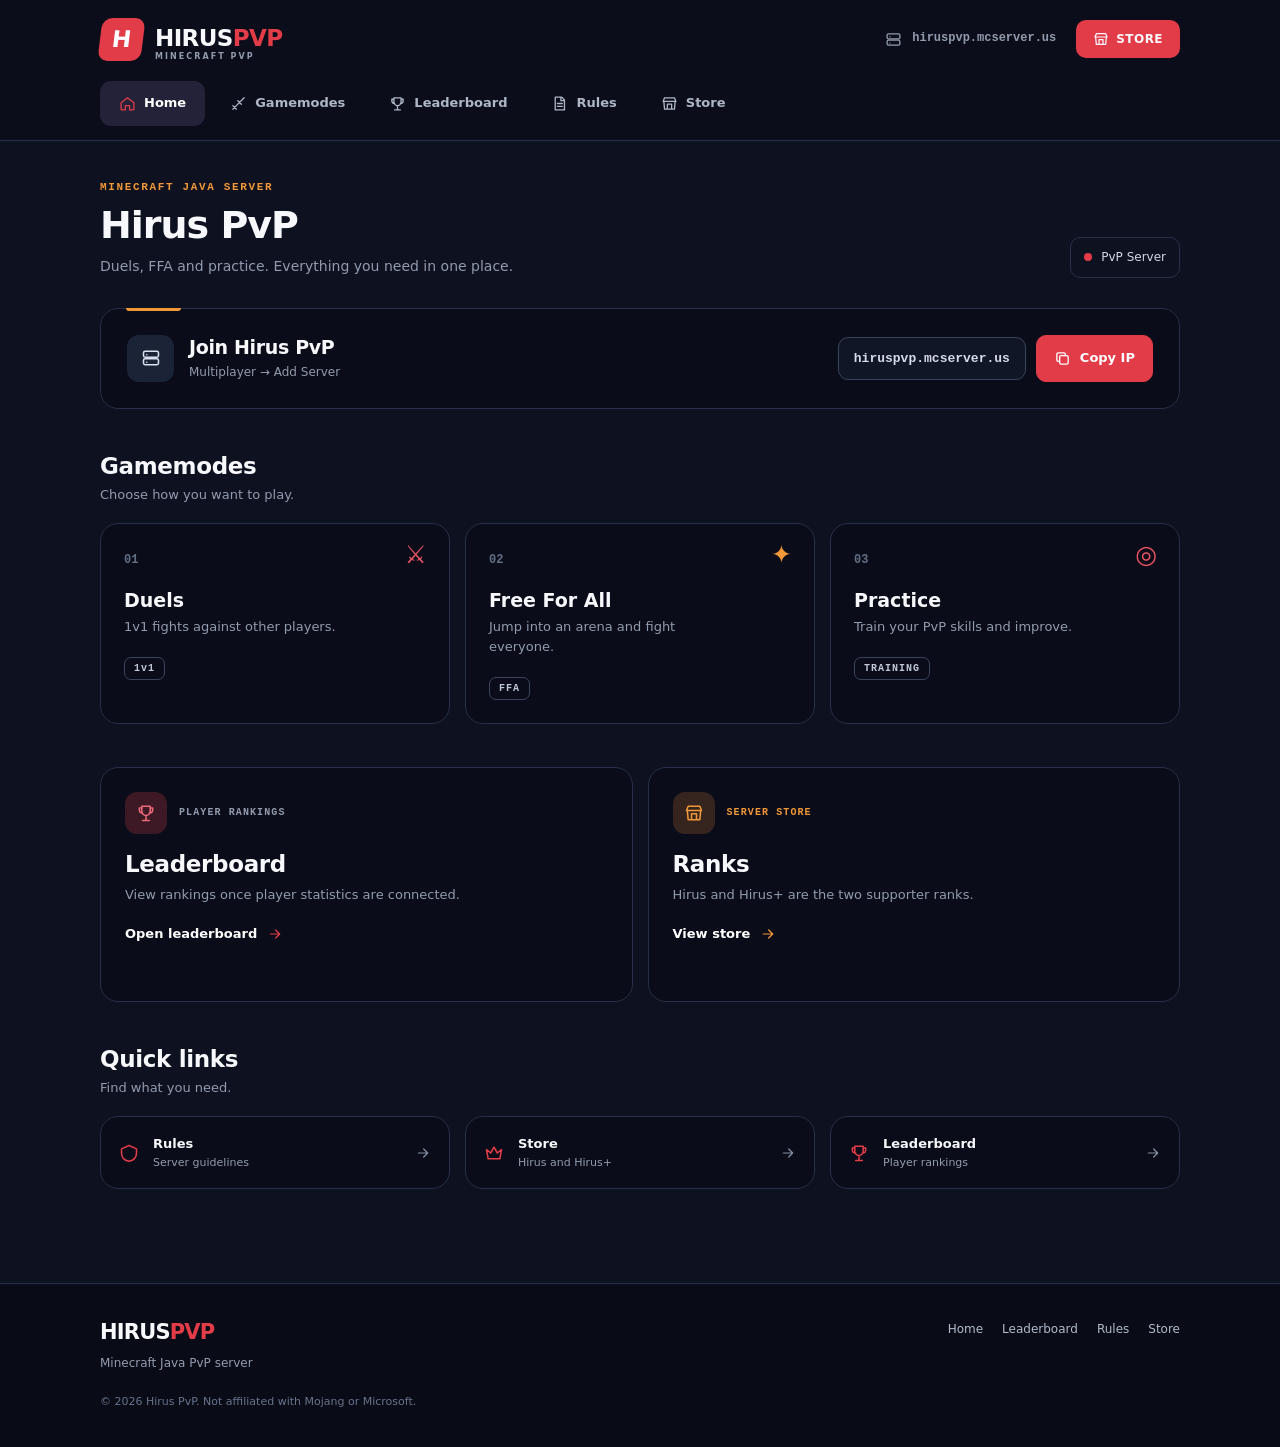
<file: index.html>
<!doctype html>
<html lang="en">
<head>
  <meta charset="utf-8">
  <meta name="viewport" content="width=device-width,initial-scale=1">
  <meta name="theme-color" content="#0e1120">
  <meta name="description" content="Hirus PvP — Minecraft Duels, FFA, Practice, and Ranks.">
  <title>Home | Hirus PvP</title>

  <link rel="icon" type="image/png" href="/favicon.png?v=4">
  <link rel="stylesheet" href="/styles.css">
  <script src="/config.js" defer></script>
  <script src="/site.js" defer></script>
</head>

<body>

<svg xmlns="http://www.w3.org/2000/svg" class="icon-defs" aria-hidden="true" focusable="false">

  <symbol id="ico-home" viewBox="0 0 24 24">
    <path d="m3 11 9-7 9 7v9a1 1 0 0 1-1 1h-5v-6H9v6H4a1 1 0 0 1-1-1z"/>
  </symbol>

  <symbol id="ico-sword" viewBox="0 0 24 24">
    <path d="M20 4 9 15m2-7 5 5M4 20l5-5M4 15l5 5"/>
  </symbol>

  <symbol id="ico-trophy" viewBox="0 0 24 24">
    <path d="M7 4h10v6a5 5 0 0 1-10 0V4ZM7 6H4v2a4 4 0 0 0 4 4M17 6h3v2a4 4 0 0 1-4 4M12 15v5m-4 1h8"/>
  </symbol>

  <symbol id="ico-store" viewBox="0 0 24 24">
    <path d="M4 9h16l-1 11H5L4 9Zm-1 0 2-5h14l2 5M9 20v-7h6v7"/>
  </symbol>

  <symbol id="ico-rules" viewBox="0 0 24 24">
    <path d="M6 3h9l4 4v14H6zM14 3v5h5M9 12h7m-7 4h7"/>
  </symbol>

  <symbol id="ico-copy" viewBox="0 0 24 24">
    <rect x="8" y="8" width="12" height="12" rx="2"/>
    <path d="M16 8V6a2 2 0 0 0-2-2H6a2 2 0 0 0-2 2v8a2 2 0 0 0 2 2h2"/>
  </symbol>

  <symbol id="ico-arrow" viewBox="0 0 24 24">
    <path d="M5 12h14m-6-6 6 6-6 6"/>
  </symbol>

  <symbol id="ico-crown" viewBox="0 0 24 24">
    <path d="m3 8 5 4 4-7 4 7 5-4-2 11H5L3 8Z"/>
  </symbol>

  <symbol id="ico-shield" viewBox="0 0 24 24">
    <path d="m12 3 9 4v5c0 6-4 9-9 10-5-1-9-4-9-10V7l9-4Z"/>
  </symbol>

  <symbol id="ico-check" viewBox="0 0 24 24">
    <path d="m5 12 5 5L20 7"/>
  </symbol>

  <symbol id="ico-server" viewBox="0 0 24 24">
    <rect x="3" y="4" width="18" height="7" rx="2"/>
    <rect x="3" y="13" width="18" height="7" rx="2"/>
    <path d="M7 8h.01M7 17h.01"/>
  </symbol>

</svg>

<header class="site-header">

  <div class="shell header-row">

    <a class="brand" href="/" aria-label="Hirus PvP homepage">
      <span class="brand-icon">H</span>
      <span class="brand-name">
        HIRUS<span>PVP</span>
        <small>MINECRAFT PVP</small>
      </span>
    </a>

    <a class="header-ip" href="/#join">
      <svg class="icon" aria-hidden="true">
        <use href="#ico-server"></use>
      </svg>
      <span>hiruspvp.mcserver.us</span>
    </a>

    <a class="header-store" href="/store/">
      <svg class="icon" aria-hidden="true">
        <use href="#ico-store"></use>
      </svg>
      STORE
    </a>

  </div>

  <nav class="shell site-nav" aria-label="Main menu">

    <a href="/" class="active" aria-current="page">
      <svg class="icon" aria-hidden="true">
        <use href="#ico-home"></use>
      </svg>
      <span>Home</span>
    </a>

    <a href="/#gamemodes">
      <svg class="icon" aria-hidden="true">
        <use href="#ico-sword"></use>
      </svg>
      <span>Gamemodes</span>
    </a>

    <a href="/leaderboard.html">
      <svg class="icon" aria-hidden="true">
        <use href="#ico-trophy"></use>
      </svg>
      <span>Leaderboard</span>
    </a>

    <a href="/rules.html">
      <svg class="icon" aria-hidden="true">
        <use href="#ico-rules"></use>
      </svg>
      <span>Rules</span>
    </a>

    <a href="/store/">
      <svg class="icon" aria-hidden="true">
        <use href="#ico-store"></use>
      </svg>
      <span>Store</span>
    </a>

  </nav>

</header>

<main id="main" class="shell page">

  <!-- PAGE HEADER -->

  <section class="page-top">

    <div>
      <span class="eyebrow">MINECRAFT JAVA SERVER</span>
      <h1>Hirus PvP</h1>
      <p>Duels, FFA and practice. Everything you need in one place.</p>
    </div>

    <span class="top-tag">
      <span class="dot-red"></span>
      PvP Server
    </span>

  </section>

  <!-- JOIN SERVER -->

  <section class="panel ip-panel" id="join" aria-label="Join the server">

    <div class="ip-info">

      <span class="panel-icon">
        <svg class="icon" aria-hidden="true">
          <use href="#ico-server"></use>
        </svg>
      </span>

      <div>
        <h2>Join Hirus PvP</h2>
        <p>Multiplayer → Add Server</p>
      </div>

    </div>

    <div class="ip-controls">

      <code data-server-ip>hiruspvp.mcserver.us</code>

      <button type="button" class="button button-red" data-copy-ip>
        <svg class="icon" aria-hidden="true">
          <use href="#ico-copy"></use>
        </svg>
        Copy IP
      </button>

    </div>

  </section>

  <!-- GAMEMODES -->

  <section class="section" id="gamemodes">

    <div class="section-header">
      <div>
        <h2>Gamemodes</h2>
        <p>Choose how you want to play.</p>
      </div>
    </div>

    <div class="mode-grid">

      <article class="panel mode-card">
        <span class="number">01</span>
        <span class="mode-ico">⚔</span>
        <h3>Duels</h3>
        <p>1v1 fights against other players.</p>
        <span class="tag">1v1</span>
      </article>

      <article class="panel mode-card">
        <span class="number">02</span>
        <span class="mode-ico">✦</span>
        <h3>Free For All</h3>
        <p>Jump into an arena and fight everyone.</p>
        <span class="tag">FFA</span>
      </article>

      <article class="panel mode-card">
        <span class="number">03</span>
        <span class="mode-ico">◎</span>
        <h3>Practice</h3>
        <p>Train your PvP skills and improve.</p>
        <span class="tag">TRAINING</span>
      </article>

    </div>

  </section>

  <!-- LEADERBOARD AND STORE -->

  <section class="section split">

    <article class="panel quick-card">

      <div class="quick-top">

        <span class="panel-icon panel-icon-red">
          <svg class="icon" aria-hidden="true">
            <use href="#ico-trophy"></use>
          </svg>
        </span>

        <span class="mini-label">PLAYER RANKINGS</span>

      </div>

      <h2>Leaderboard</h2>
      <p>View rankings once player statistics are connected.</p>

      <a class="simple-link" href="/leaderboard.html">
        Open leaderboard
        <svg class="icon" aria-hidden="true">
          <use href="#ico-arrow"></use>
        </svg>
      </a>

    </article>

    <article class="panel quick-card">

      <div class="quick-top">

        <span class="panel-icon panel-icon-orange">
          <svg class="icon" aria-hidden="true">
            <use href="#ico-store"></use>
          </svg>
        </span>

        <span class="mini-label">SERVER STORE</span>

      </div>

      <h2>Ranks</h2>
      <p>Hirus and Hirus+ are the two supporter ranks.</p>

      <a class="simple-link" href="/store/">
        View store
        <svg class="icon" aria-hidden="true">
          <use href="#ico-arrow"></use>
        </svg>
      </a>

    </article>

  </section>

  <!-- QUICK LINKS -->

  <section class="section">

    <div class="section-header">
      <div>
        <h2>Quick links</h2>
        <p>Find what you need.</p>
      </div>
    </div>

    <div class="link-grid">

      <a class="panel link-tile" href="/rules.html">

        <svg class="icon" aria-hidden="true">
          <use href="#ico-shield"></use>
        </svg>

        <span>
          <b>Rules</b>
          <small>Server guidelines</small>
        </span>

        <svg class="icon" aria-hidden="true">
          <use href="#ico-arrow"></use>
        </svg>

      </a>

      <a class="panel link-tile" href="/store/">

        <svg class="icon" aria-hidden="true">
          <use href="#ico-crown"></use>
        </svg>

        <span>
          <b>Store</b>
          <small>Hirus and Hirus+</small>
        </span>

        <svg class="icon" aria-hidden="true">
          <use href="#ico-arrow"></use>
        </svg>

      </a>

      <a class="panel link-tile" href="/leaderboard.html">

        <svg class="icon" aria-hidden="true">
          <use href="#ico-trophy"></use>
        </svg>

        <span>
          <b>Leaderboard</b>
          <small>Player rankings</small>
        </span>

        <svg class="icon" aria-hidden="true">
          <use href="#ico-arrow"></use>
        </svg>

      </a>

    </div>

  </section>

</main>

<!-- FOOTER -->

<footer class="footer">

  <div class="shell footer-inner">

    <div>

      <a class="footer-brand" href="/">
        HIRUS<span>PVP</span>
      </a>

      <p>Minecraft Java PvP server</p>

    </div>

    <div class="footer-links">
      <a href="/">Home</a>
      <a href="/leaderboard.html">Leaderboard</a>
      <a href="/rules.html">Rules</a>
      <a href="/store/">Store</a>
    </div>

    <p class="legal">
      © <span data-year>2026</span> Hirus PvP.
      Not affiliated with Mojang or Microsoft.
    </p>

  </div>

</footer>

<div class="toast" role="status" aria-live="polite" id="toast"></div>

</body>
</html>
</file>
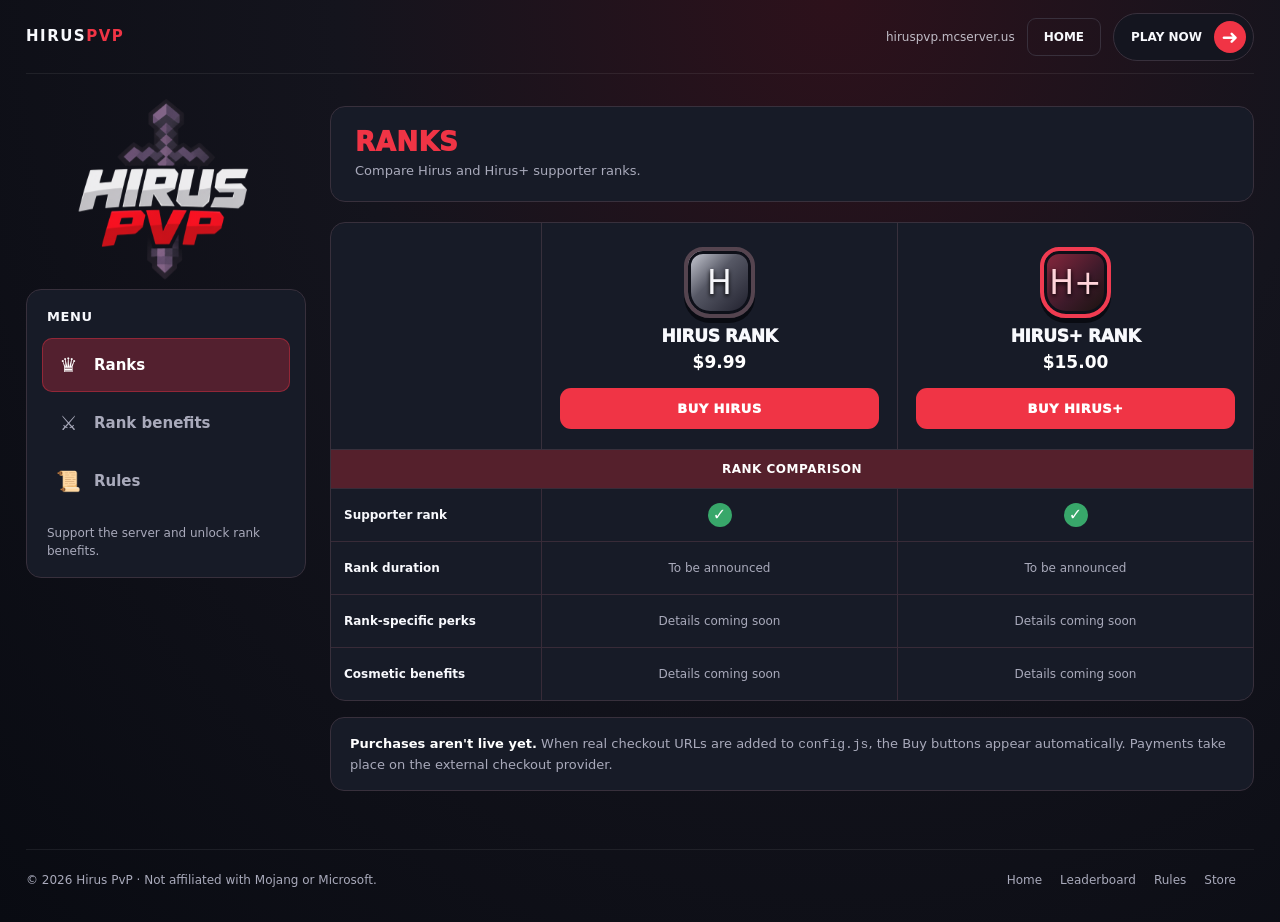
<file: store/index.html>
<!doctype html>
<html lang="en">
<head>
  <meta charset="utf-8">
  <meta name="viewport" content="width=device-width,initial-scale=1">
  <meta name="theme-color" content="#0e1019">
  <meta name="description" content="Hirus PvP store — compare Hirus and Hirus+ ranks.">
  <title>Store | Hirus PvP</title>
  <link rel="icon" type="image/png" href="/favicon.png?v=4">
  <link rel="stylesheet" href="/styles.css">
  <script src="/config.js" defer></script>
  <script src="/site.js" defer></script>
  <style>
    /* Hirus red theme — layout unchanged; styles only affect the store. */
    :root { --s-bg:#0e1019; --s-panel:#171b27; --s-panel-2:#202332; --s-border:#38303c; --s-orange:#f03445; --s-text:#f8f9fd; --s-muted:#a9aabb; }
    *,*::before,*::after { box-sizing:border-box; }
    html { scroll-behavior:smooth; }
    body.hirus-store { margin:0; background:radial-gradient(ellipse at 65% 0%,#2d111b 0%,#14141d 42%,#090b12 100%); color:var(--s-text); font:500 15px/1.5 system-ui,-apple-system,Segoe UI,sans-serif; }
    body.hirus-store a { color:inherit; }
    .store-wrap { width:min(1360px,calc(100% - 52px)); margin:0 auto; }
    .store-top { min-height:74px; display:flex; align-items:center; justify-content:space-between; gap:16px; border-bottom:1px solid #ffffff12; }
    .store-top-brand { text-decoration:none; font-size:15px; font-weight:900; letter-spacing:1.5px; }
    .store-top-brand span { color:var(--s-orange); }
    .store-top-right { display:flex; align-items:center; flex-wrap:wrap; gap:12px; }
    .store-top-link { text-decoration:none; border:1px solid var(--s-border); padding:9px 16px; border-radius:9px; font-weight:800; font-size:12px; }
    .store-top-link:hover { border-color:var(--s-orange); }
    .store-ip { color:#c1bdc7; font-size:12px; }
    .store-login { display:inline-flex; align-items:center; gap:12px; text-decoration:none; background:#14151f; color:white; padding:7px 7px 7px 17px; border:1px solid var(--s-border); border-radius:25px; font-weight:900; font-size:12px; }
    .store-login .login-arrow { display:grid; place-items:center; background:var(--s-orange); color:#ffffff; border-radius:50%; width:32px; height:32px; font-size:20px; }
    .store-layout-new { display:grid; grid-template-columns:280px minmax(0,1fr); gap:24px; align-items:start; padding:32px 0 58px; }
    .store-sidebar { position:relative; }
    .store-logo { display:block; width:100%; max-width:310px; margin:-12px auto 8px; mix-blend-mode:screen; }
    .store-side-panel { padding:17px 15px; background:var(--s-panel); border:1px solid var(--s-border); border-radius:15px; }
    .store-side-title { display:block; margin:0 5px 12px; font-weight:900; font-size:13px; letter-spacing:.6px; }
    .store-menu-button { display:flex; align-items:center; gap:12px; padding:12px 13px; border-radius:10px; text-decoration:none; color:var(--s-muted)!important; font-weight:750; margin:4px 0; }
    .store-menu-button:hover, .store-menu-button.active { background:#53202f; color:white!important; }
    .store-menu-button.active { box-shadow:inset 0 0 0 1px #f0344566; }
    .store-menu-icon { font-size:20px; width:27px; text-align:center; }
    .store-menu-hint { color:var(--s-muted); font-size:12px; margin:16px 5px 0; }
    .store-main { min-width:0; }
    .store-heading { border:1px solid var(--s-border); background:var(--s-panel); border-radius:15px; padding:21px 24px; margin-bottom:20px; }
    .store-heading h1 { color:var(--s-orange); font-size:26px; line-height:1.15; font-weight:950; letter-spacing:.5px; margin:0 0 3px; }
    .store-heading p { margin:0; color:var(--s-muted); font-size:13px; }
    .store-comparison { background:var(--s-panel); border:1px solid var(--s-border); border-radius:15px; overflow:hidden; }
    .store-ranks { display:grid; grid-template-columns:repeat(2,minmax(0,1fr)); margin-left:210px; }
    .rank-card { min-width:0; text-align:center; padding:24px 18px 20px; border-left:1px solid var(--s-border); }
    .rank-card h2 { font-size:17px; font-weight:950; margin:7px 0 1px; }
    .rank-emblem { display:grid; place-items:center; margin:auto; width:71px; height:71px; font-size:33px; color:#f6f6fa; border:4px solid #55444f; border-radius:19px 19px 26px 26px; background:linear-gradient(135deg,#d2d4dd 0%,#565865 42%,#1c1c29 100%); box-shadow:0 5px 0 #090b12,0 0 0 3px #0e1019 inset; text-shadow:0 2px 4px black; }
    .rank-emblem.plus { border-color:#f03b51; color:#ffd4da; background:linear-gradient(135deg,#8c283e,#3d1a2a 57%,#17130d); }
    .rank-price { margin:3px 0 12px; font-weight:900; font-size:17px; color:#fff; }
    .rank-price .muted { font-size:12px; color:var(--s-muted); }
    .rank-buy { width:100%; display:flex; align-items:center; justify-content:center; text-decoration:none; background:var(--s-orange); color:#ffffff!important; font-weight:950; letter-spacing:.5px; padding:11px 10px; border-radius:11px; border:0; font-size:13px; cursor:pointer; }
    .rank-buy:hover { background:#ff5869; }
    .rank-buy[hidden] { display:none; }
    .rank-unavailable { width:100%; display:block; background:#4a2831; color:#ffd0d6; padding:11px 7px; border-radius:11px; font-size:12px; font-weight:800; }
    .store-feature-group { background:#55202c; color:white; font-size:12px; text-align:center; font-weight:900; padding:10px; letter-spacing:.5px; border-top:1px solid var(--s-border); }
    .store-feature-row { display:grid; grid-template-columns:210px 1fr 1fr; min-height:53px; border-top:1px solid #382b38; }
    .store-feature-name { font-size:12px; padding:15px 13px; font-weight:750; align-self:center; }
    .store-feature-cell { display:flex; align-items:center; justify-content:center; text-align:center; padding:11px; border-left:1px solid #382b38; color:var(--s-muted); font-size:12px; }
    .feature-yes { display:inline-flex; justify-content:center; align-items:center; background:#38a76a; color:white; border-radius:50%; width:24px; height:24px; font-size:16px; font-weight:900; }
    .feature-no { display:inline-flex; justify-content:center; align-items:center; border:2px solid #898493; color:#aaa7b7; border-radius:50%; width:23px; height:23px; font-size:15px; }
    .store-bottom-note { border:1px solid var(--s-border); background:var(--s-panel); border-radius:14px; margin-top:16px; padding:16px 19px; color:var(--s-muted); font-size:13px; }
    .store-bottom-note strong { color:white; }
    .store-footer { padding:21px 0 34px; border-top:1px solid #ffffff12; font-size:12px; color:var(--s-muted); display:flex; justify-content:space-between; gap:20px; flex-wrap:wrap; }
    .store-footer a { color:var(--s-muted)!important; text-decoration:none; margin-right:18px; }
    .store-footer a:hover { color:var(--s-orange)!important; }
    #toast { position:fixed; bottom:22px; right:22px; z-index:10; pointer-events:none; }
    @media(max-width:900px) { .store-layout-new { grid-template-columns:210px minmax(0,1fr);gap:16px; } .store-ranks { margin-left:150px; } .store-feature-row { grid-template-columns:150px 1fr 1fr; } .rank-card { padding:20px 10px; } .store-feature-name { padding:12px 8px; } }
    @media(max-width:650px) { .store-wrap {width:min(100% - 28px,520px);} .store-top { padding:14px 0; } .store-ip { display:none; } .store-layout-new { grid-template-columns:1fr; padding-top:14px; } .store-sidebar { display:grid; grid-template-columns:120px 1fr; gap:12px; align-items:center; } .store-logo { width:120px; margin:0; } .store-side-panel { padding:10px; } .store-menu-hint,.store-side-title {display:none;} .store-menu-button { padding:9px 10px; margin:0; font-size:12px; } .store-heading {padding:16px;} .store-heading h1 { font-size:22px; } .store-ranks {margin-left:0;} .rank-card { border-top:1px solid var(--s-border); } .rank-card:first-child {border-left:0;} .store-feature-row { grid-template-columns:100px 1fr 1fr; } .store-feature-name { font-size:11px; } .store-feature-cell { padding:7px 4px;font-size:11px; } .store-footer {font-size:11px;} }
    @media(max-width:380px) { .store-logo {width:90px;} .store-sidebar {grid-template-columns:90px 1fr;} .store-menu-button {font-size:11px;} .store-menu-icon {width:19px;font-size:16px;} .rank-price {font-size:13px;} }
  </style>
</head>
<body class="hirus-store">
  <div class="store-wrap">
    <header class="store-top">
      <a href="/" class="store-top-brand" aria-label="Hirus PvP homepage">HIRUS<span>PVP</span></a>
      <div class="store-top-right">
        <span class="store-ip">hiruspvp.mcserver.us</span>
        <a class="store-top-link" href="/">HOME</a>
        <a class="store-login" href="/#join" aria-label="Join Hirus PvP">PLAY NOW <span class="login-arrow">➜</span></a>
      </div>
    </header>

    <div class="store-layout-new">
      <aside class="store-sidebar">
        <a href="/" aria-label="Hirus PvP homepage"><img class="store-logo" src="/store/hirus-logo.png" alt="Hirus PvP logo with netherite sword"></a>
        <nav class="store-side-panel" aria-label="Store menu">
          <span class="store-side-title">MENU</span>
          <a class="store-menu-button active" href="#ranks" aria-current="page"><span class="store-menu-icon">♛</span> Ranks</a>
          <a class="store-menu-button" href="#perks"><span class="store-menu-icon">⚔</span> Rank benefits</a>
          <a class="store-menu-button" href="/rules.html"><span class="store-menu-icon">📜</span> Rules</a>
          <p class="store-menu-hint">Support the server and unlock rank benefits.</p>
        </nav>
      </aside>

      <main class="store-main" id="ranks">
        <div class="store-heading"><h1>RANKS</h1><p>Compare Hirus and Hirus+ supporter ranks.</p></div>
        <section class="store-comparison" aria-label="Rank comparison">
          <div class="store-ranks">
            <article class="rank-card" id="hirus">
              <div class="rank-emblem" aria-hidden="true">H</div>
              <h2>HIRUS RANK</h2>
              <p class="rank-price" data-price="hirus"><span class="muted">Price coming soon</span></p>
              <a class="rank-buy" data-buy="hirus" hidden target="_blank" rel="noopener noreferrer">BUY HIRUS</a>
              <span class="rank-unavailable" data-unavailable="hirus">CHECKOUT COMING SOON</span>
            </article>
            <article class="rank-card" id="hirus-plus">
              <div class="rank-emblem plus" aria-hidden="true">H+</div>
              <h2>HIRUS+ RANK</h2>
              <p class="rank-price" data-price="hirusPlus"><span class="muted">Price coming soon</span></p>
              <a class="rank-buy" data-buy="hirusPlus" hidden target="_blank" rel="noopener noreferrer">BUY HIRUS+</a>
              <span class="rank-unavailable" data-unavailable="hirusPlus">CHECKOUT COMING SOON</span>
            </article>
          </div>
          <div id="perks" class="store-feature-group">RANK COMPARISON</div>
          <div class="store-feature-row"><div class="store-feature-name">Supporter rank</div><div class="store-feature-cell"><span class="feature-yes" aria-label="Included">✓</span></div><div class="store-feature-cell"><span class="feature-yes" aria-label="Included">✓</span></div></div>
          <div class="store-feature-row"><div class="store-feature-name">Rank duration</div><div class="store-feature-cell">To be announced</div><div class="store-feature-cell">To be announced</div></div>
          <div class="store-feature-row"><div class="store-feature-name">Rank-specific perks</div><div class="store-feature-cell">Details coming soon</div><div class="store-feature-cell">Details coming soon</div></div>
          <div class="store-feature-row"><div class="store-feature-name">Cosmetic benefits</div><div class="store-feature-cell">Details coming soon</div><div class="store-feature-cell">Details coming soon</div></div>
        </section>
        <div class="store-bottom-note" id="purchase-info"><strong>Purchases aren't live yet.</strong> When real checkout URLs are added to <code>config.js</code>, the Buy buttons appear automatically. Payments take place on the external checkout provider.</div>
      </main>
    </div>
    <footer class="store-footer"><div>© <span data-year>2026</span> Hirus PvP · Not affiliated with Mojang or Microsoft.</div><div><a href="/">Home</a><a href="/leaderboard.html">Leaderboard</a><a href="/rules.html">Rules</a><a href="/store/">Store</a></div></footer>
  </div>
  <div class="toast" id="toast" role="status" aria-live="polite"></div>
</body>
</html>
</file>
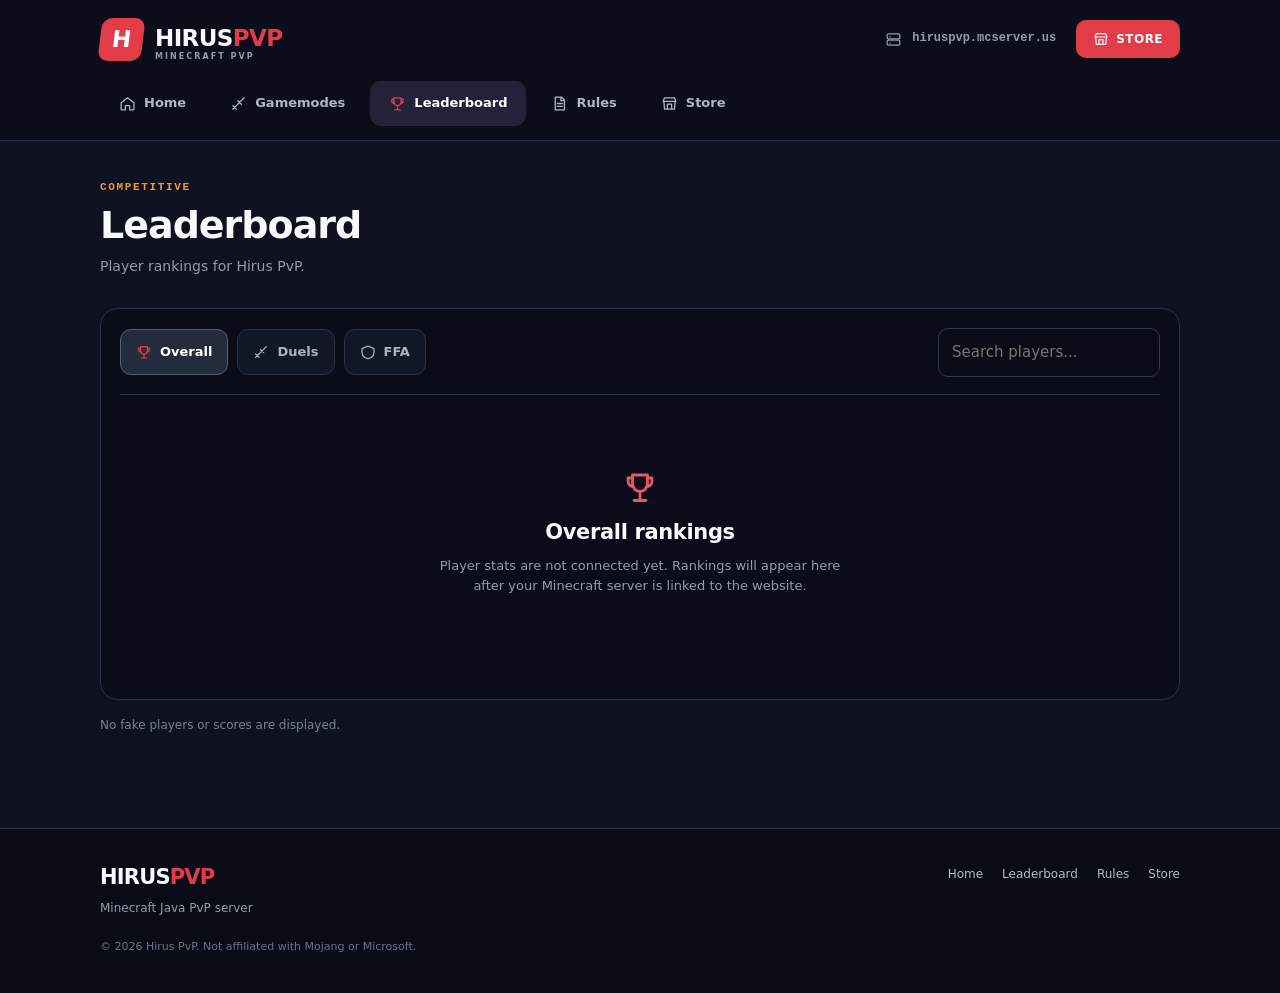
<file: leaderboard.html>
<!doctype html><html lang="en"><head><meta charset="utf-8"><meta name="viewport" content="width=device-width,initial-scale=1"><meta name="theme-color" content="#0e1120"><meta name="description" content="Hirus PvP player leaderboard."><title>Leaderboard | Hirus PvP</title><link rel="icon" type="image/png" href="/favicon.png?v=4"><link rel="stylesheet" href="styles.css"><script src="config.js" defer></script><script src="site.js" defer></script></head><body><svg xmlns="http://www.w3.org/2000/svg" class="icon-defs" aria-hidden="true" focusable="false"><symbol id="ico-home" viewBox="0 0 24 24"><path d="m3 11 9-7 9 7v9a1 1 0 0 1-1 1h-5v-6H9v6H4a1 1 0 0 1-1-1z"/></symbol><symbol id="ico-sword" viewBox="0 0 24 24"><path d="M20 4 9 15m2-7 5 5M4 20l5-5M4 15l5 5"/></symbol><symbol id="ico-trophy" viewBox="0 0 24 24"><path d="M7 4h10v6a5 5 0 0 1-10 0V4ZM7 6H4v2a4 4 0 0 0 4 4M17 6h3v2a4 4 0 0 1-4 4M12 15v5m-4 1h8"/></symbol><symbol id="ico-store" viewBox="0 0 24 24"><path d="M4 9h16l-1 11H5L4 9Zm-1 0 2-5h14l2 5M9 20v-7h6v7"/></symbol><symbol id="ico-rules" viewBox="0 0 24 24"><path d="M6 3h9l4 4v14H6zM14 3v5h5M9 12h7m-7 4h7"/></symbol><symbol id="ico-copy" viewBox="0 0 24 24"><rect x="8" y="8" width="12" height="12" rx="2"/><path d="M16 8V6a2 2 0 0 0-2-2H6a2 2 0 0 0-2 2v8a2 2 0 0 0 2 2h2"/></symbol><symbol id="ico-arrow" viewBox="0 0 24 24"><path d="M5 12h14m-6-6 6 6-6 6"/></symbol><symbol id="ico-crown" viewBox="0 0 24 24"><path d="m3 8 5 4 4-7 4 7 5-4-2 11H5L3 8Z"/></symbol><symbol id="ico-shield" viewBox="0 0 24 24"><path d="m12 3 9 4v5c0 6-4 9-9 10-5-1-9-4-9-10V7l9-4Z"/></symbol><symbol id="ico-check" viewBox="0 0 24 24"><path d="m5 12 5 5L20 7"/></symbol><symbol id="ico-server" viewBox="0 0 24 24"><rect x="3" y="4" width="18" height="7" rx="2"/><rect x="3" y="13" width="18" height="7" rx="2"/><path d="M7 8h.01M7 17h.01"/></symbol></svg><header class="site-header"><div class="shell header-row"><a class="brand" href="index.html" aria-label="Hirus PvP homepage"><span class="brand-icon">H</span><span class="brand-name">HIRUS<span>PVP</span><small>MINECRAFT PVP</small></span></a><a class="header-ip" href="index.html#join"><svg class="icon" aria-hidden="true"><use href="#ico-server"></use></svg> <span>hiruspvp.mcserver.us</span></a><a class="header-store" href="store.html"><svg class="icon" aria-hidden="true"><use href="#ico-store"></use></svg> STORE</a></div><nav class="shell site-nav" aria-label="Main menu"><a href="index.html" class="" ><svg class="icon" aria-hidden="true"><use href="#ico-home"></use></svg><span>Home</span></a><a href="index.html#gamemodes" class="" ><svg class="icon" aria-hidden="true"><use href="#ico-sword"></use></svg><span>Gamemodes</span></a><a href="leaderboard.html" class="active" aria-current="page"><svg class="icon" aria-hidden="true"><use href="#ico-trophy"></use></svg><span>Leaderboard</span></a><a href="rules.html" class="" ><svg class="icon" aria-hidden="true"><use href="#ico-rules"></use></svg><span>Rules</span></a><a href="store.html" class="" ><svg class="icon" aria-hidden="true"><use href="#ico-store"></use></svg><span>Store</span></a></nav></header><main id="main" class="shell page"><section class="page-top"><div><span class="eyebrow">COMPETITIVE</span><h1>Leaderboard</h1><p>Player rankings for Hirus PvP.</p></div></section><section class="panel leader-panel"><div class="leader-head"><div class="filter-tabs" role="group" aria-label="Leaderboard type"><button class="filter active" data-category="Overall" aria-pressed="true"><svg class="icon" aria-hidden="true"><use href="#ico-trophy"></use></svg> Overall</button><button class="filter" data-category="Duels" aria-pressed="false"><svg class="icon" aria-hidden="true"><use href="#ico-sword"></use></svg> Duels</button><button class="filter" data-category="FFA" aria-pressed="false"><svg class="icon" aria-hidden="true"><use href="#ico-shield"></use></svg> FFA</button></div><label class="searchbox"><span class="sr-only">Search players</span><input type="search" placeholder="Search players..." id="player-search" disabled></label></div><div class="empty-state"><svg class="icon" aria-hidden="true"><use href="#ico-trophy"></use></svg><h2 id="board-title">Overall rankings</h2><p>Player stats are not connected yet. Rankings will appear here after your Minecraft server is linked to the website.</p></div></section><p class="helper-text">No fake players or scores are displayed.</p></main><footer class="footer"><div class="shell footer-inner"><div><a class="footer-brand" href="index.html">HIRUS<span>PVP</span></a><p>Minecraft Java PvP server</p></div><div class="footer-links"><a href="index.html">Home</a><a href="leaderboard.html">Leaderboard</a><a href="rules.html">Rules</a><a href="store.html">Store</a></div><p class="legal">© <span data-year>2026</span> Hirus PvP. Not affiliated with Mojang or Microsoft.</p></div></footer><div class="toast" role="status" aria-live="polite" id="toast"></div></body></html>
</file>
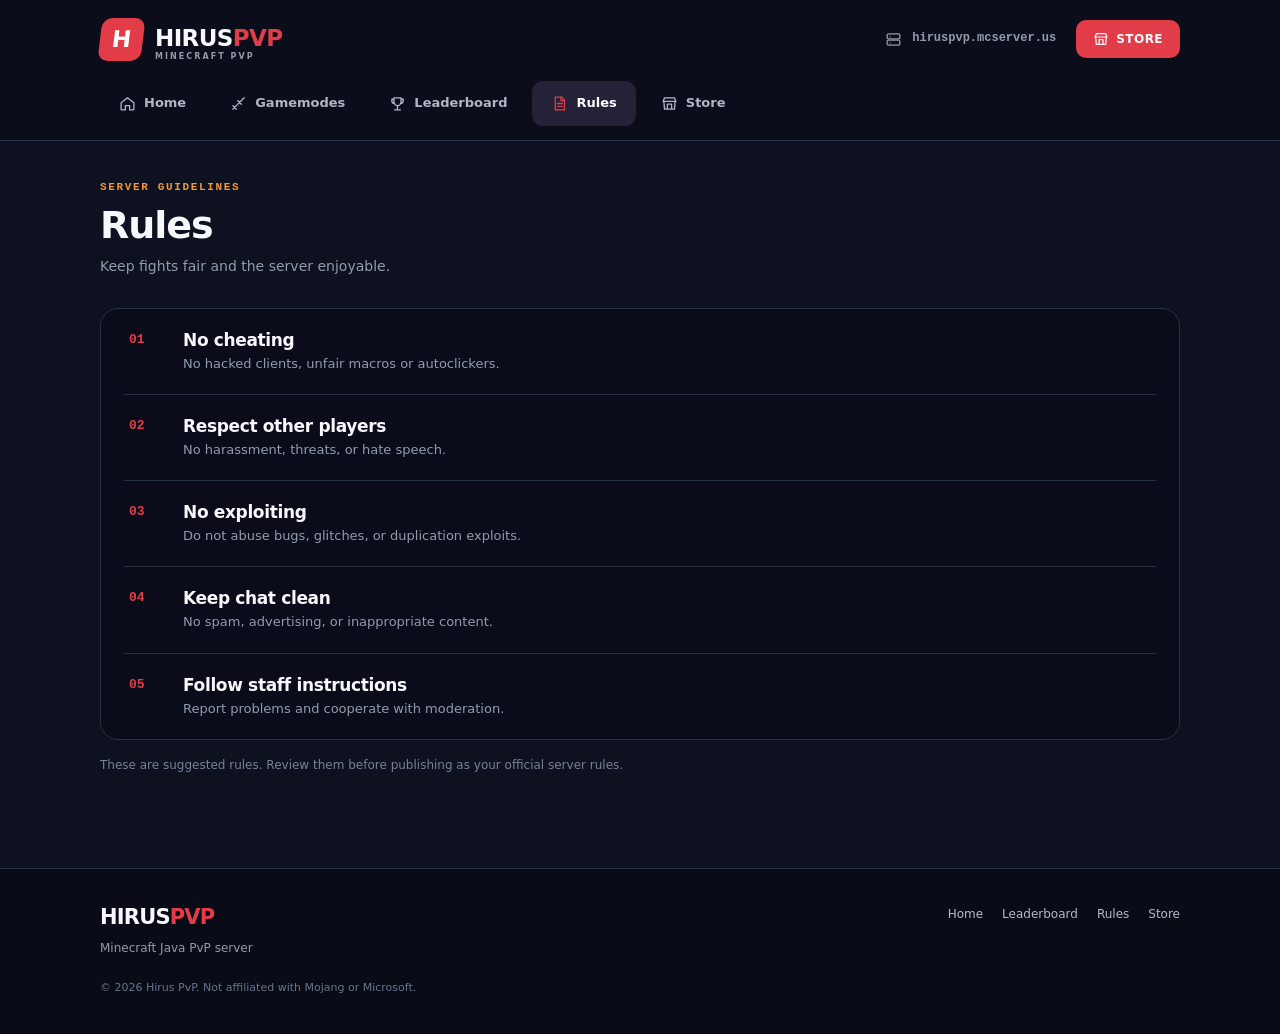
<file: rules.html>
<!doctype html><html lang="en"><head><meta charset="utf-8"><meta name="viewport" content="width=device-width,initial-scale=1"><meta name="theme-color" content="#0e1120"><meta name="description" content="Hirus PvP server rules."><title>Rules | Hirus PvP</title><link rel="icon" type="image/png" href="/favicon.png?v=4"><link rel="stylesheet" href="styles.css"><script src="config.js" defer></script><script src="site.js" defer></script></head><body><svg xmlns="http://www.w3.org/2000/svg" class="icon-defs" aria-hidden="true" focusable="false"><symbol id="ico-home" viewBox="0 0 24 24"><path d="m3 11 9-7 9 7v9a1 1 0 0 1-1 1h-5v-6H9v6H4a1 1 0 0 1-1-1z"/></symbol><symbol id="ico-sword" viewBox="0 0 24 24"><path d="M20 4 9 15m2-7 5 5M4 20l5-5M4 15l5 5"/></symbol><symbol id="ico-trophy" viewBox="0 0 24 24"><path d="M7 4h10v6a5 5 0 0 1-10 0V4ZM7 6H4v2a4 4 0 0 0 4 4M17 6h3v2a4 4 0 0 1-4 4M12 15v5m-4 1h8"/></symbol><symbol id="ico-store" viewBox="0 0 24 24"><path d="M4 9h16l-1 11H5L4 9Zm-1 0 2-5h14l2 5M9 20v-7h6v7"/></symbol><symbol id="ico-rules" viewBox="0 0 24 24"><path d="M6 3h9l4 4v14H6zM14 3v5h5M9 12h7m-7 4h7"/></symbol><symbol id="ico-copy" viewBox="0 0 24 24"><rect x="8" y="8" width="12" height="12" rx="2"/><path d="M16 8V6a2 2 0 0 0-2-2H6a2 2 0 0 0-2 2v8a2 2 0 0 0 2 2h2"/></symbol><symbol id="ico-arrow" viewBox="0 0 24 24"><path d="M5 12h14m-6-6 6 6-6 6"/></symbol><symbol id="ico-crown" viewBox="0 0 24 24"><path d="m3 8 5 4 4-7 4 7 5-4-2 11H5L3 8Z"/></symbol><symbol id="ico-shield" viewBox="0 0 24 24"><path d="m12 3 9 4v5c0 6-4 9-9 10-5-1-9-4-9-10V7l9-4Z"/></symbol><symbol id="ico-check" viewBox="0 0 24 24"><path d="m5 12 5 5L20 7"/></symbol><symbol id="ico-server" viewBox="0 0 24 24"><rect x="3" y="4" width="18" height="7" rx="2"/><rect x="3" y="13" width="18" height="7" rx="2"/><path d="M7 8h.01M7 17h.01"/></symbol></svg><header class="site-header"><div class="shell header-row"><a class="brand" href="index.html" aria-label="Hirus PvP homepage"><span class="brand-icon">H</span><span class="brand-name">HIRUS<span>PVP</span><small>MINECRAFT PVP</small></span></a><a class="header-ip" href="index.html#join"><svg class="icon" aria-hidden="true"><use href="#ico-server"></use></svg> <span>hiruspvp.mcserver.us</span></a><a class="header-store" href="store.html"><svg class="icon" aria-hidden="true"><use href="#ico-store"></use></svg> STORE</a></div><nav class="shell site-nav" aria-label="Main menu"><a href="index.html" class="" ><svg class="icon" aria-hidden="true"><use href="#ico-home"></use></svg><span>Home</span></a><a href="index.html#gamemodes" class="" ><svg class="icon" aria-hidden="true"><use href="#ico-sword"></use></svg><span>Gamemodes</span></a><a href="leaderboard.html" class="" ><svg class="icon" aria-hidden="true"><use href="#ico-trophy"></use></svg><span>Leaderboard</span></a><a href="rules.html" class="active" aria-current="page"><svg class="icon" aria-hidden="true"><use href="#ico-rules"></use></svg><span>Rules</span></a><a href="store.html" class="" ><svg class="icon" aria-hidden="true"><use href="#ico-store"></use></svg><span>Store</span></a></nav></header><main id="main" class="shell page"><section class="page-top"><div><span class="eyebrow">SERVER GUIDELINES</span><h1>Rules</h1><p>Keep fights fair and the server enjoyable.</p></div></section><section class="panel rules-panel"><div class="rule-item"><span class="rule-no">01</span><div><h2>No cheating</h2><p>No hacked clients, unfair macros or autoclickers.</p></div></div><div class="rule-item"><span class="rule-no">02</span><div><h2>Respect other players</h2><p>No harassment, threats, or hate speech.</p></div></div><div class="rule-item"><span class="rule-no">03</span><div><h2>No exploiting</h2><p>Do not abuse bugs, glitches, or duplication exploits.</p></div></div><div class="rule-item"><span class="rule-no">04</span><div><h2>Keep chat clean</h2><p>No spam, advertising, or inappropriate content.</p></div></div><div class="rule-item"><span class="rule-no">05</span><div><h2>Follow staff instructions</h2><p>Report problems and cooperate with moderation.</p></div></div></section><p class="helper-text">These are suggested rules. Review them before publishing as your official server rules.</p></main><footer class="footer"><div class="shell footer-inner"><div><a class="footer-brand" href="index.html">HIRUS<span>PVP</span></a><p>Minecraft Java PvP server</p></div><div class="footer-links"><a href="index.html">Home</a><a href="leaderboard.html">Leaderboard</a><a href="rules.html">Rules</a><a href="store.html">Store</a></div><p class="legal">© <span data-year>2026</span> Hirus PvP. Not affiliated with Mojang or Microsoft.</p></div></footer><div class="toast" role="status" aria-live="polite" id="toast"></div></body></html>
</file>
<file: styles.css>
:root{
  --bg:#0e1120;--surface:#0a0d19;--surface2:#111627;--stroke:#273047;
  --stroke-strong:#39445c;--white:#f7f8fc;--muted:#929bae;
  --red:#e33c49;--red-soft:#3d1925;--orange:#f2854c;--radius:18px
}
*{box-sizing:border-box}
html{scroll-behavior:smooth;scroll-padding-top:145px}
body{margin:0;background:var(--bg);color:var(--white);font:15px/1.55 system-ui,-apple-system,"Segoe UI",Arial,sans-serif}
button,input{font:inherit}button{cursor:pointer}a{color:inherit;text-decoration:none}button:disabled{cursor:not-allowed}
:focus-visible{outline:2px solid #f37880;outline-offset:3px}
.icon-defs{position:absolute;width:0;height:0;overflow:hidden}
.icon{width:20px;height:20px;stroke:currentColor;fill:none;stroke-width:1.85;stroke-linecap:round;stroke-linejoin:round;flex:none}
#ico-home path{fill:none}
.shell{width:min(1080px,calc(100% - 40px));margin-inline:auto}
.site-header{background:#0b0e1a;border-bottom:1px solid var(--stroke)}
.header-row{display:flex;align-items:center;gap:20px;height:78px}
.brand{display:flex;align-items:center;gap:12px;min-width:0}
.brand-icon{background:var(--red);border-radius:10px;color:#fff;font:900 23px/1 system-ui;display:grid;place-items:center;width:43px;height:43px;transform:skew(-7deg);flex:none}
.brand-name{display:flex;position:relative;font-size:23px;letter-spacing:-.6px;font-weight:900;line-height:1.1}
.brand-name>span,.footer-brand>span{color:var(--red)}
.brand-name small{position:absolute;left:0;top:27px;letter-spacing:2.05px;color:var(--muted);font-size:8px;font-weight:750;white-space:nowrap}
.header-ip{margin-left:auto;color:var(--muted);display:flex;align-items:center;gap:10px;font:600 12px/1.3 ui-monospace,SFMono-Regular,Consolas,monospace}
.header-ip .icon{width:17px;height:17px}
.header-store{display:flex;align-items:center;gap:7px;background:var(--red);border-radius:10px;padding:10px 17px;font-size:12px;font-weight:800;letter-spacing:.45px}
.header-store .icon{width:16px;height:16px}
.header-store:hover,.button-red:hover{background:#bf2938}
.site-nav{display:flex;align-items:center;gap:6px;min-height:62px;padding-bottom:11px}
.site-nav a{display:flex;align-items:center;gap:8px;padding:12px 19px;border-radius:11px;color:#aeb6c7;font-weight:700;font-size:13px;white-space:nowrap;transition:background .15s}
.site-nav a:hover{color:#fff;background:#161b2e}
.site-nav a.active{color:#fff;background:#242238}
.site-nav a.active .icon{color:var(--red)}
.site-nav a .icon{width:17px;height:17px}
.page{padding-top:34px;padding-bottom:94px}
.page-top{display:flex;justify-content:space-between;align-items:flex-end;gap:24px;margin:5px 0 30px}
.eyebrow{display:block;color:var(--red);font:700 11px/1.4 ui-monospace,SFMono-Regular,Consolas,monospace;letter-spacing:1.65px;margin-bottom:8px}
h1,h2,h3,p{margin-top:0}
h1{font-size:38px;line-height:1.2;letter-spacing:-1px;margin-bottom:7px}
h2{font-size:23px;line-height:1.3;letter-spacing:-.35px}
h3{font-size:19px;line-height:1.3}
.page-top p{color:var(--muted);margin:0;font-size:14px}
.top-tag{display:inline-flex;align-items:center;gap:9px;white-space:nowrap;font-size:12px;border:1px solid var(--stroke);border-radius:10px;padding:10px 13px;color:#d3d7e0}
.dot-red{display:inline-block;width:8px;height:8px;background:var(--red);border-radius:50%}
.orange-tag{color:#ffc19c;border-color:#533026}.orange-tag .icon{width:17px;height:17px}
.panel{background:var(--surface);border:1px solid var(--stroke);border-radius:var(--radius)}
.ip-panel{padding:26px;display:flex;align-items:center;justify-content:space-between;gap:20px;flex-wrap:wrap}
.ip-info{display:flex;align-items:center;gap:15px}
.panel-icon{width:47px;height:47px;border-radius:12px;display:grid;place-items:center;color:#d9dfed;background:#1b2337;flex:none}
.panel-icon-red{background:var(--red-soft);color:#f06a79}
.panel-icon-orange{background:#36251e;color:var(--orange)}
.ip-info h2{font-size:19px;margin:0 0 3px}.ip-info p{color:var(--muted);font-size:12px;margin:0}
.ip-controls{display:flex;align-items:center;gap:10px;flex-wrap:wrap;max-width:100%}
.ip-controls code{font:600 13px ui-monospace,SFMono-Regular,Consolas,monospace;border:1px solid var(--stroke-strong);background:#111626;color:#d6dbea;border-radius:10px;padding:13px 15px;overflow-wrap:anywhere}
.button{display:inline-flex;align-items:center;justify-content:center;gap:9px;padding:11px 17px;min-height:47px;border-radius:10px;border:1px solid var(--stroke-strong);background:#181d2d;color:#fff;font-size:13px;font-weight:750;transition:background .15s}
.button-red{border-color:var(--red);background:var(--red)}
.button-outline{background:#1c2233;border:1px solid #424a63}
.button-outline:hover{background:#2a3147}
.button .icon{width:17px;height:17px}
.section{margin-top:43px}
.section-header{display:flex;justify-content:space-between;gap:10px;align-items:end;margin:0 0 18px}
.section-header h2{margin:0 0 3px}.section-header p{color:var(--muted);margin:0;font-size:13px}
.mode-grid,.products{display:grid;grid-template-columns:repeat(3,minmax(0,1fr));gap:15px}
.mode-card{padding:23px;position:relative;min-height:190px}
.mode-card .number{color:#626e85;font:700 12px ui-monospace,Consolas,monospace}
.mode-ico{position:absolute;right:22px;top:12px;color:#ea5363;font-size:25px}
.mode-card h3{margin:18px 0 4px}
.mode-card p{margin:0 0 18px;color:var(--muted);font-size:13px;max-width:240px}
.tag{border:1px solid #3c445d;color:#c0c8d9;padding:5px 9px;display:inline-block;border-radius:7px;font:700 10px ui-monospace,SFMono-Regular,monospace;letter-spacing:1px}
.split{display:grid;grid-template-columns:repeat(2,minmax(0,1fr));gap:15px}
.quick-card{padding:24px;min-height:235px}
.quick-top{display:flex;align-items:center;gap:12px;margin-bottom:16px}
.quick-top .panel-icon{width:42px;height:42px}
.mini-label{font:700 10px ui-monospace,Consolas,monospace;letter-spacing:1.1px;color:var(--muted)}
.quick-card h2{margin:0 0 5px}.quick-card p{font-size:13px;color:var(--muted);margin-bottom:17px}
.simple-link{color:#fff;font-size:13px;font-weight:700;display:inline-flex;align-items:center;gap:10px}
.simple-link .icon{width:16px;height:16px;color:var(--red)}
.simple-link:hover{text-decoration:underline}
.link-grid{display:grid;grid-template-columns:repeat(3,minmax(0,1fr));gap:15px}
.link-tile{display:flex;align-items:center;gap:14px;padding:17px 18px;transition:background .15s}
.link-tile:hover{background:#161b2b}
.link-tile>.icon:first-child{color:var(--red)}
.link-tile>.icon:last-child{width:16px;margin-left:auto;color:#848fa4}
.link-tile b{display:block;font-size:13px}.link-tile small{display:block;color:var(--muted);font-size:11px}
.footer{border-top:1px solid var(--stroke);background:#090c17;padding:32px 0 38px}
.footer-inner{display:grid;grid-template-columns:1fr auto;gap:16px}
.footer-brand{font-size:21px;font-weight:900;letter-spacing:-.8px}
.footer-inner p{color:var(--muted);font-size:12px;margin:5px 0 0}
.footer-links{display:flex;align-items:start;gap:19px;flex-wrap:wrap;padding-top:4px}
.footer-links a{color:#b2bbca;font-size:12px}.footer-links a:hover{color:#fff}
.footer-inner .legal{grid-column:1/-1;color:#68738b;font-size:11px}
.store-layout{display:grid;grid-template-columns:230px minmax(0,1fr);align-items:start;gap:22px}
.store-menu{padding:21px 16px}.store-menu h2{font-size:18px;padding:0 7px 13px;margin:0}
.store-menu-link{display:flex;align-items:center;gap:11px;padding:12px 8px;border-top:1px solid #20283b;color:#c6ccda;font-size:13px}
.store-menu-link:hover{color:#fff}.store-menu-link .icon:first-child{color:var(--red)}
.store-menu-link .icon:last-child{margin-left:auto;width:16px;color:#778198}
.store-content{min-width:0}.products{grid-template-columns:repeat(2,minmax(0,1fr))}
.product-card{padding:23px;display:flex;flex-direction:column;min-height:310px}
.product-upper{display:flex;align-items:center;justify-content:space-between;gap:10px;margin-bottom:20px}
.product-badge{display:inline-flex;align-items:center;gap:8px;color:#e6606d;font-size:12px;font-weight:900;letter-spacing:.2px}
.product-badge.plus{color:#f1a379}
.product-badge .icon{width:18px;height:18px}
.status-label{font:700 9px ui-monospace,Consolas,monospace;letter-spacing:.7px;color:#9ca6ba;border:1px solid #303a50;padding:5px 6px;border-radius:6px}
.product-card h3{font-size:30px;letter-spacing:-.6px;margin:0 0 4px}.plus-sign{color:var(--red)}
.product-card>p{font-size:13px;color:var(--muted);margin:0 0 9px}
.product-card .product-price{color:#e3e7f0;font-size:13px;font-weight:650;margin:12px 0 auto}
.product-card>.button{margin-top:18px;width:100%}
.featured-product{border-color:#744250}
.product-more{padding-top:17px;margin-top:17px;border-top:1px solid var(--stroke)}
.product-more p{font-size:13px;color:var(--muted);margin:0 0 14px}
.product-more .button{display:flex;margin-bottom:10px}
.not-live{display:block;color:#a7afc1;background:#191e2c;border-radius:9px;border:1px solid #2c3449;padding:9px 12px;text-align:center;font-size:12px;font-weight:650}
.notice{display:flex;gap:15px;padding:19px 21px;margin-top:20px}
.notice h3{font-size:15px;margin:0 0 4px}.notice p{font-size:12px;color:var(--muted);margin:0;line-height:1.7}
.notice code{color:#e6c4b7}
.leader-panel{padding:19px}
.leader-head{display:flex;gap:16px;align-items:center;justify-content:space-between;border-bottom:1px solid var(--stroke);padding-bottom:17px}
.filter-tabs{display:flex;gap:9px;flex-wrap:wrap}
.filter{display:flex;align-items:center;gap:8px;background:#121727;border:1px solid #293249;padding:12px 15px;color:#aab3c5;border-radius:11px;font-weight:750;font-size:13px}
.filter .icon{width:16px;height:16px}
.filter.active{border-color:#546078;color:#fff;background:#242b3d}
.filter.active .icon{color:var(--red)}
.searchbox input{background:#0a0d19;border:1px solid #303950;color:#a3abbd;border-radius:10px;padding:12px 13px;min-width:205px}
.empty-state{display:flex;flex-direction:column;align-items:center;text-align:center;gap:10px;padding:74px 20px 83px}
.empty-state>.icon{width:36px;height:36px;color:#e65768}
.empty-state h2{font-size:21px;margin:4px 0 0}
.empty-state p{font-size:13px;color:var(--muted);max-width:410px;margin:0}
.helper-text{font-size:12px;color:#778198;margin:16px 0 0}
.rules-panel{padding:0 23px}
.rule-item{display:grid;grid-template-columns:38px 1fr;gap:16px;padding:20px 5px;border-bottom:1px solid var(--stroke)}
.rule-item:last-child{border-bottom:0}
.rule-no{font:700 13px ui-monospace,Consolas,monospace;color:var(--red);padding-top:3px}
.rule-item h2{font-size:17px;margin:0 0 3px}.rule-item p{color:var(--muted);font-size:13px;margin:0}
.toast{position:fixed;z-index:25;right:24px;bottom:24px;background:#e4e9f2;color:#151c30;padding:12px 17px;border-radius:10px;font-size:13px;font-weight:750;opacity:0;visibility:hidden;transform:translateY(10px);transition:.15s}
.toast.visible{opacity:1;visibility:visible;transform:translateY(0)}
.sr-only{position:absolute;width:1px;height:1px;overflow:hidden;clip-path:inset(50%);white-space:nowrap}
@media(max-width:750px){
  .shell{width:min(100% - 30px,1080px)}
  .header-row{height:75px}.header-ip{display:none}
  .header-store{margin-left:auto}
  .site-nav{gap:3px;overflow-x:auto;scrollbar-width:none;min-height:60px;padding-bottom:12px}
  .site-nav::-webkit-scrollbar{display:none}
  .site-nav a{padding:10px 12px;font-size:12px}
  .site-nav a .icon{width:16px;height:16px}
  .mode-grid{grid-template-columns:repeat(2,minmax(0,1fr))}
  .mode-card:last-child{grid-column:1/-1}
  .store-layout{grid-template-columns:1fr;gap:23px}
  .store-menu{display:grid;grid-template-columns:repeat(3,minmax(0,1fr));padding:11px;gap:4px}
  .store-menu h2{grid-column:1/-1;padding:2px 5px 8px}
  .store-menu-link{font-size:12px;border:0;padding:9px;gap:6px;background:#111625;border-radius:9px}
  .store-menu-link .icon:last-child{display:none}
  .leader-head{align-items:stretch;flex-direction:column}
  .searchbox input{width:100%}
}
@media(max-width:510px){
  .page{padding-top:23px;padding-bottom:58px}
  h1{font-size:31px}
  .page-top{margin-bottom:25px;align-items:start}
  .page-top p{font-size:13px}
  .top-tag{display:none}
  .brand-name{font-size:21px}
  .header-store{padding:10px 13px}
  .site-nav{justify-content:space-between;gap:1px}
  .site-nav a{flex-direction:column;gap:3px;min-width:0;padding:8px 6px 7px;font-size:10.5px;line-height:1.3;flex:1;text-align:center}
  .site-nav a .icon{width:19px;height:19px}
  .ip-panel{padding:20px;gap:17px}
  .ip-controls{width:100%}
  .ip-controls code{flex:1;text-align:center;font-size:12px;padding:12px 9px}
  .ip-controls .button{width:100%}
  .section{margin-top:32px}
  .section-header h2{font-size:21px}
  .mode-grid,.split,.link-grid{grid-template-columns:1fr;gap:11px}
  .mode-card,.quick-card{min-height:0;padding:18px 19px}
  .mode-card:last-child{grid-column:auto}
  .mode-card h3{margin-top:10px}
  .mode-card p{margin-bottom:12px}
  .quick-card{min-height:0}
  .products{gap:11px}
  .product-card{padding:17px 13px;min-height:275px}
  .product-upper{gap:5px;flex-wrap:wrap;margin-bottom:15px}
  .product-card h3{font-size:25px}
  .product-card .button{font-size:12px;padding:10px 9px}
  .status-label{font-size:8px}
  .store-menu{gap:5px}
  .store-menu-link{font-size:11px}
  .store-menu-link .icon:first-child{width:16px;height:16px}
  .notice{padding:16px;gap:11px}
  .notice .panel-icon{width:36px;height:36px}
  .footer-inner{grid-template-columns:1fr}
  .footer-inner .legal{grid-column:auto}
  .footer-links{gap:16px}
  .leader-panel{padding:12px}
  .filter-tabs{gap:5px}
  .filter{padding:10px;flex:1;justify-content:center;font-size:11px}
  .empty-state{padding:56px 10px}
  .rule-item{grid-template-columns:26px 1fr;gap:10px}
}
@media(prefers-reduced-motion:reduce){html{scroll-behavior:auto}*,*::before,*::after{transition:none!important}}
[hidden]{display:none!important}

/* RED-FIRST THEME — restrained warm-orange highlights.
   Keeps the original layout, red primary buttons, and deep navy/black panels. */
:root { --orange: #f29838; }
.eyebrow { color: var(--orange); }
.ip-panel { position: relative; }
.ip-panel::before { content:""; position:absolute; top:-1px; left:25px; width:55px; height:3px; background:var(--orange); border-radius:0 0 3px 3px; }
.mode-card:nth-child(2) .mode-ico { color:var(--orange); }
.quick-card:nth-child(2) .mini-label, .quick-card:nth-child(2) .simple-link .icon { color:var(--orange); }
.link-tile[href="store.html"] > .icon:first-child { color:var(--orange); }
.product-card:not(.featured-product) .product-badge { color:var(--orange); }
.product-card:not(.featured-product) .buy-link { border-color:var(--orange); background:var(--orange); color:#24160b; }
.product-card:not(.featured-product) .buy-link:hover { background:#e58b26; }
.featured-product .product-badge.plus { color:var(--red); }
</file>
